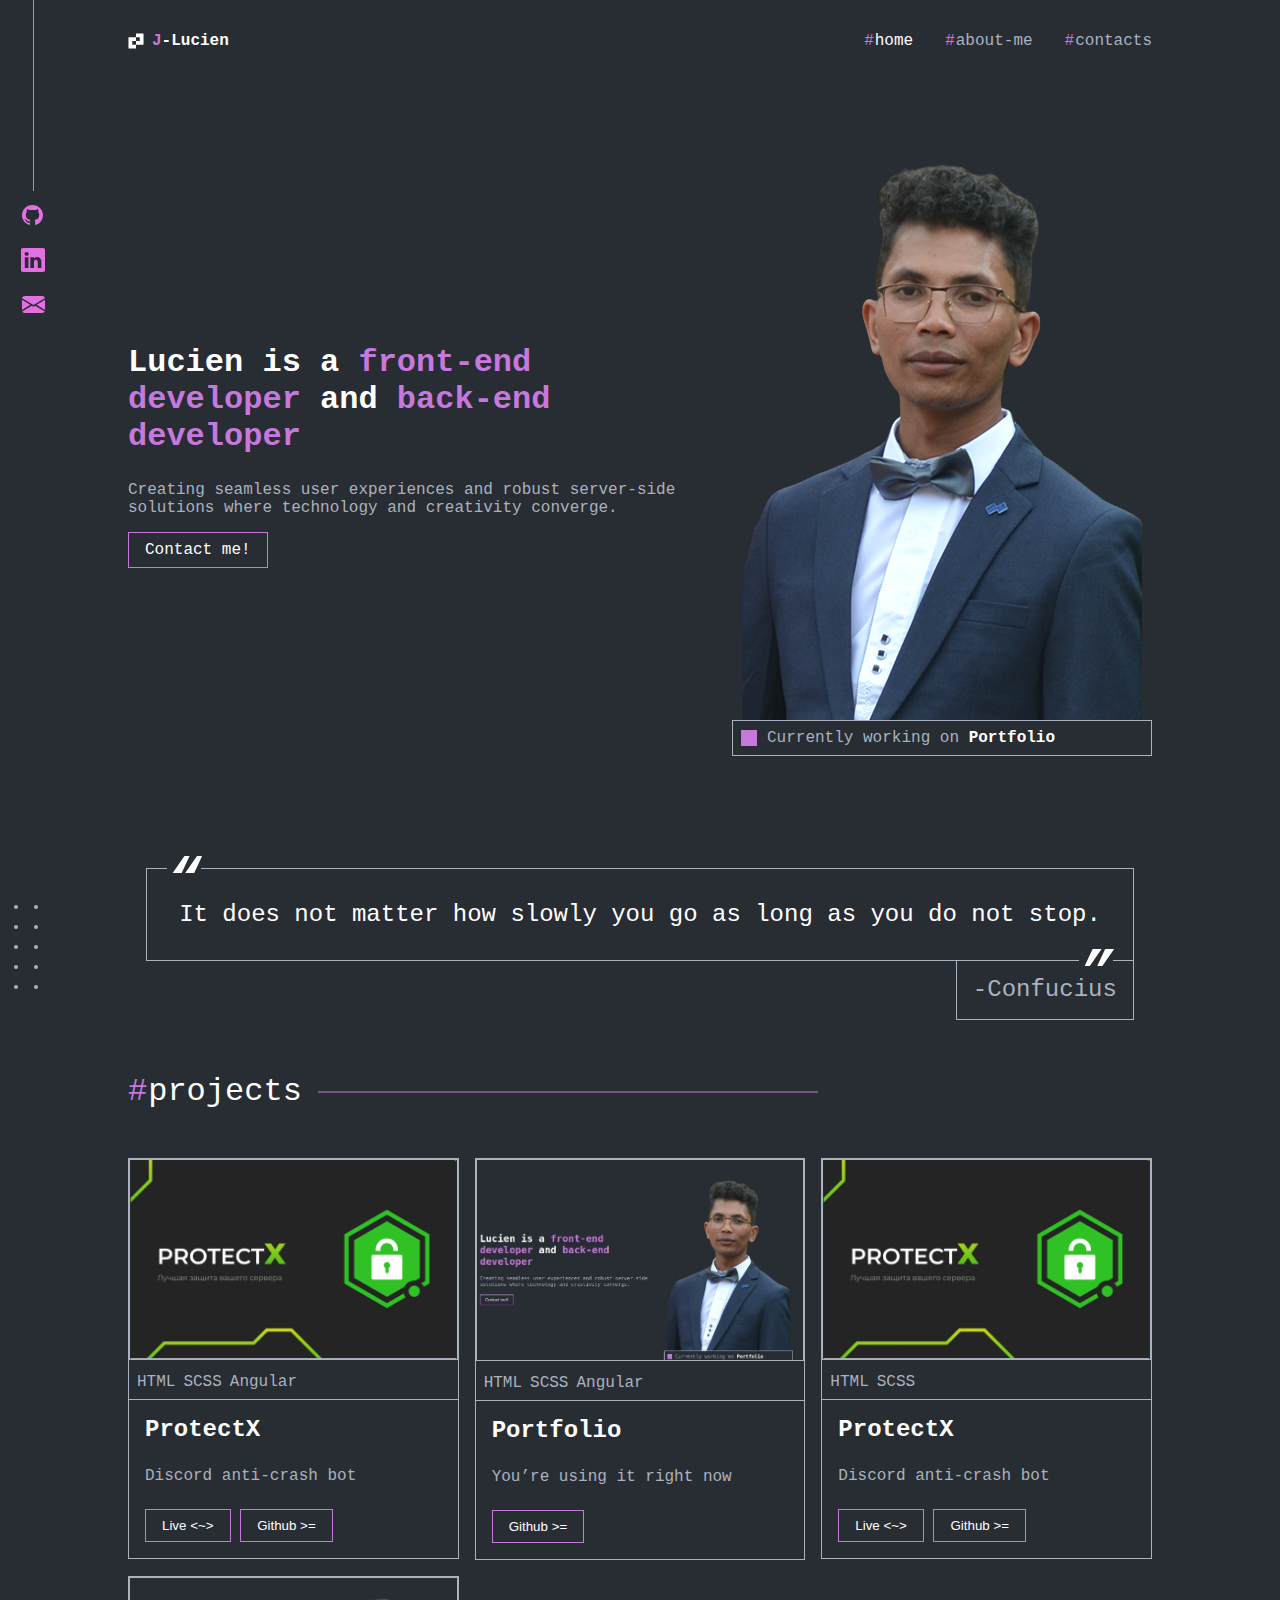
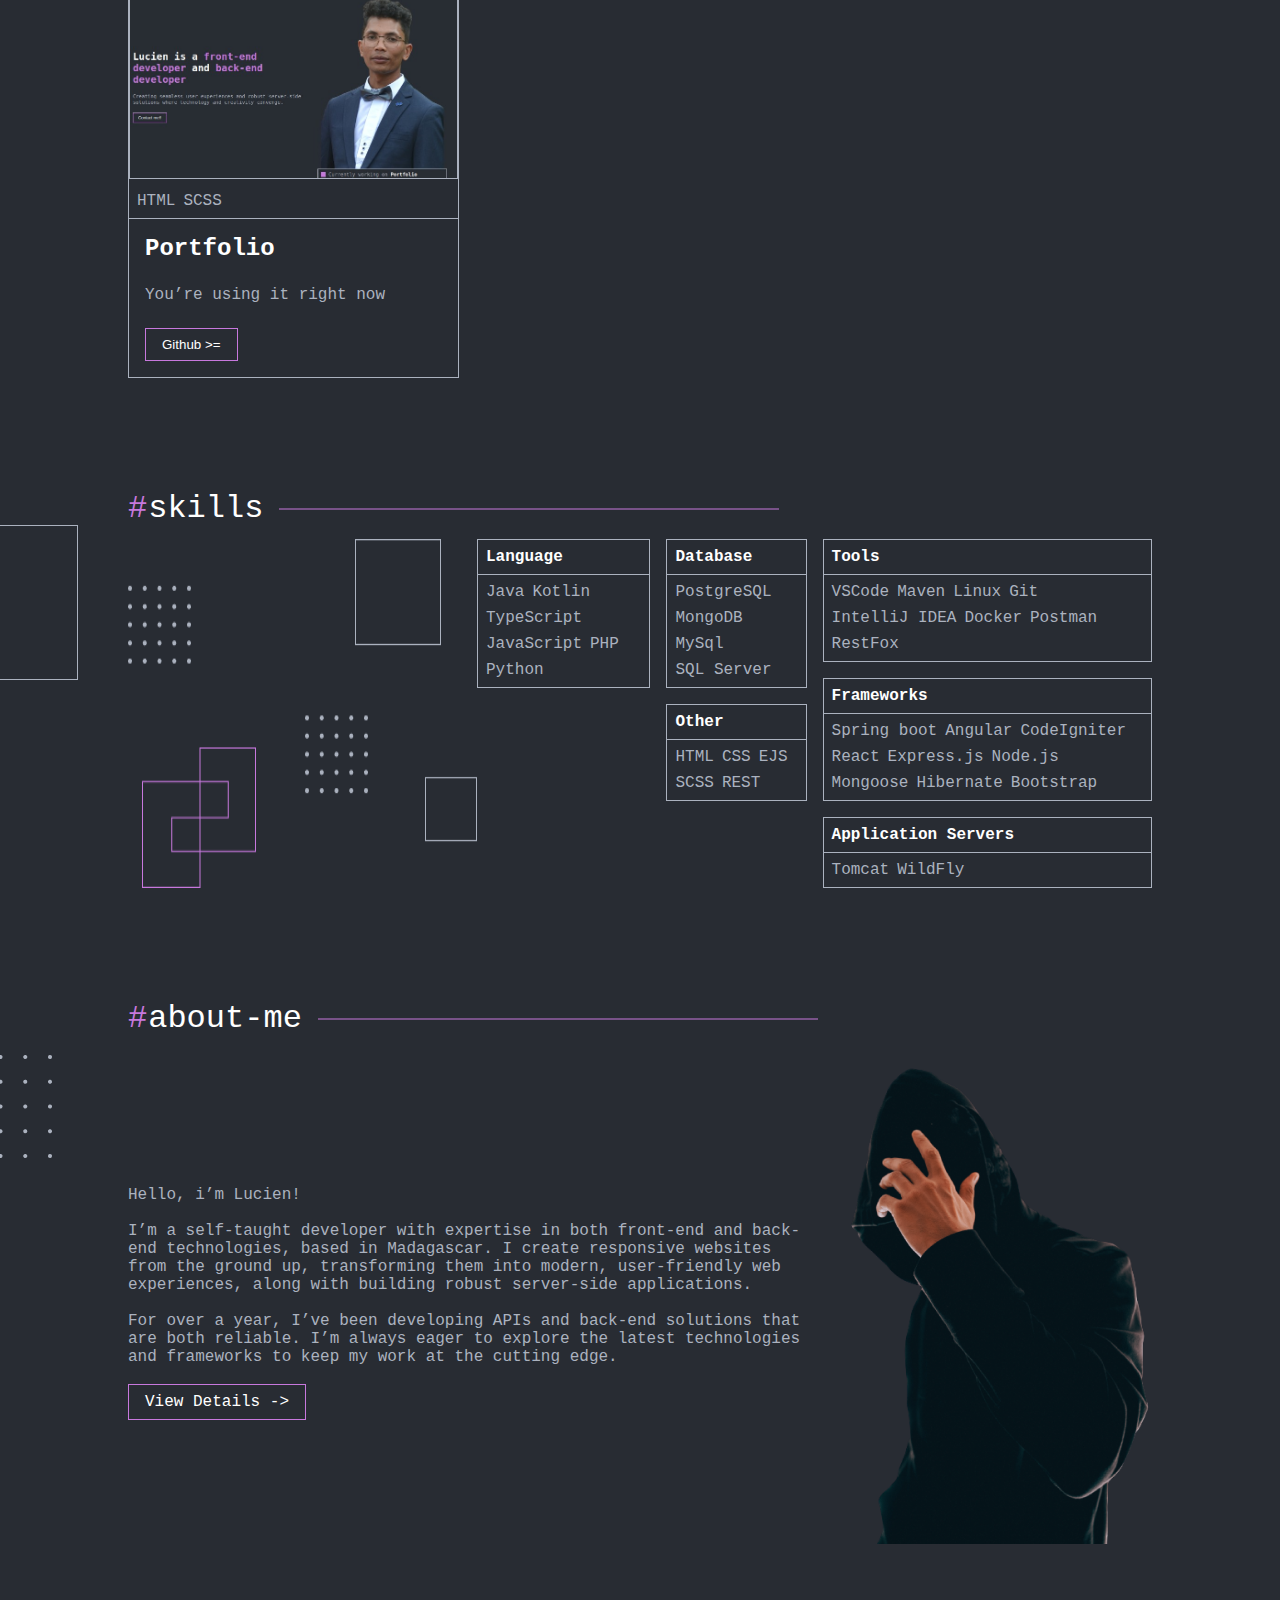
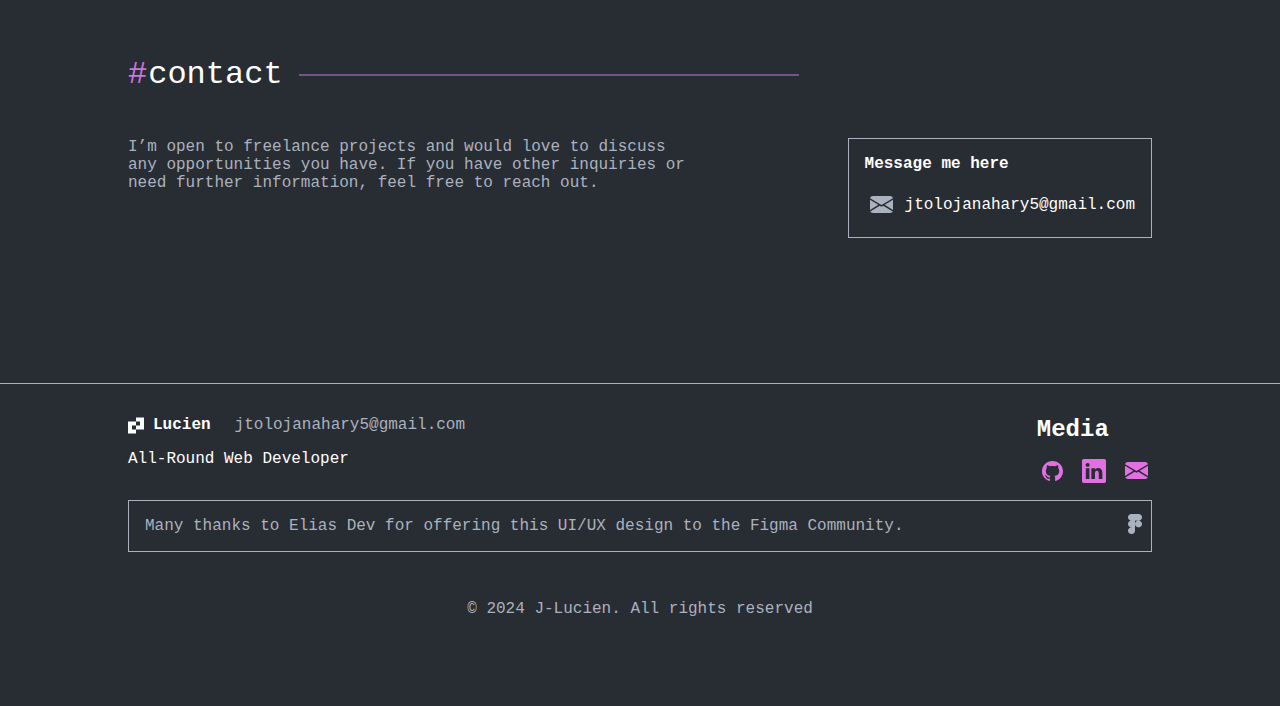
<file: index.html>
<!DOCTYPE html>
<html lang="en">

<head>
    <meta charset="UTF-8">
    <meta name="viewport" content="width=device-width, initial-scale=1.0">
    <title>Portfolio</title>
    <link rel="stylesheet" href="global.css" />
    <link rel="stylesheet" href="theme.css" />
    <link rel="stylesheet" href="style.css" />
</head>
</head>

<body>
    <header>
        <nav class="navbar">
            <div class="logo-wrapper">
                <img src="assets/Logo.svg" alt="website logo" class="logo-img" />
                <h1 class="logo"><span>J</span>-Lucien</h1>
            </div>
            <ul class="nav-list">
                <li class="nav-item"><a href="index.html" class="nav-link">home</a></li>
                <li class="nav-item"><a href="about-me.html" class="nav-link">about-me</a></li>
                <li class="nav-item"><a href="contacts.html" class="nav-link">contacts</a></li>
            </ul>
            <img src="assets/burger-icon.svg" alt="Navbar Burger Icon" class="burger-icon">
        </nav>
    </header>
    <div class="social-links">
        <div class="social-links-line"></div>
        <ul>
            <li><a href="https://github.com/J-Lucien/"><img src="assets/Github.svg" alt="Github Icon" /></a></li>
            <li><a href="https://www.linkedin.com/in/jean-lucien-tolojanahary-92749b272/"><img src="assets/Linkedin.svg"
                        alt="Linkedin Icon" /></a></li>
            <li><a href="mailto:jtolojanahary5@gmail.com"><img src="assets/Email.svg" alt="Email Icon" /></a></li>
        </ul>
    </div>

    <div class="project-left-image">
        <img src="assets/project-left-image.svg" alt="">
    </div>

    <div class="about-left-image">
        <img src="assets/about-me-left-image.svg" alt="">
    </div>

    <div class="contact-left-image">
        <img src="assets/contact-left-image.png" alt="">
    </div>
    <main>
        <div class="main-container">
            <section class="hero">
                <div class="hero-content">
                    <h2>Lucien is a <span>front-end developer</span> and <span>back-end developer</span></h2>
                    <p>Creating seamless user experiences and robust server-side solutions where technology and
                        creativity converge.</p>
                    <!-- <button class="contact-button">Contact me!!</button> -->
                     <a href="contacts.html">Contact me!</a>
                </div>
                <div class="hero-img">
                    <img src="assets/Lucien-3.png"
                        alt="Photo of Lucien, a Skilled Web Developer with Front-End and Back-End Expertise" />
                    <div class="portfolio-note-wrapper">
                        <div class="purple-square"></div>
                        <p class="portfolio-note">Currently working on <span>Portfolio</span></p>
                    </div>
                </div>
            </section>
            <section class="quote">
                <blockquote>It does not matter how slowly you go as long as you do not stop.</blockquote>
                <figcaption>-Confucius</figcaption>
            </section>

            <section class="projects">
                <div class="section-header">
                    <h2>projects</h2>
                    <!-- <a class="projects-link" href="projects.html">view all ~~></a> -->
                </div>
                <div class="project-cards">
                   
                    <div class="project-card">
                        <img src="assets/protectx.png" />
                        <ul>
                            <li>HTML</li>
                            <li>SCSS</li>
                            <li>Angular</li>
                        </ul>
                        <div class="project-info">
                            <h3>ProtectX</h3>
                            <p>Discord anti-crash bot </p>
                            <div class="project-links">
                                <button><a href="#">Live <~></a></button>
                                <button><a href="#">Github >=</a></button>
                            </div>
                        </div>
                    </div>
                    <div class="project-card">
                        <img src="assets/lucien-portfolio.jpg" height="202px" />
                        <ul>
                            <li>HTML</li>
                            <li>SCSS</li>
                            <li>Angular</li>
                        </ul>
                        <div class="project-info">
                            <h3>Portfolio</h3>
                            <p>You’re using it right now</p>
                            <div class="project-links">
                                <button><a href="#">Github >=</a></button>
                            </div>
                        </div>
                    </div>
                    <div class="project-card">
                        <img src="assets/protectx.png" />
                        <ul>
                            <li>HTML</li>
                            <li>SCSS</li>
                        </ul>
                        <div class="project-info">
                            <h3>ProtectX</h3>
                            <p>Discord anti-crash bot </p>
                            <div class="project-links">
                                <button><a href="#">Live <~></a></button>
                                <button><a href="#">Github >=</a></button>
                            </div>
                        </div>
                    </div>
                    <div class="project-card">
                        <img src="assets/lucien-portfolio.jpg" height="202px" />
                        <ul>
                            <li>HTML</li>
                            <li>SCSS</li>
                        </ul>
                        <div class="project-info">
                            <h3>Portfolio</h3>
                            <p>You’re using it right now</p>
                            <div class="project-links">
                                <button><a href="#">Github >=</a></button>
                            </div>
                        </div>
                    </div>
                </div>
            </section>
            <section class="skills">
                <div class="section-header">
                    <h2>skills</h2>
                </div>
                <div class="skills-content">
                    <img src="assets/skills.png" alt="Skills" />
                    <div class="skills-card">
                        <div class="skills-group">
                            <div class="skills-category">
                                <h4>Language</h4>
                                <ul>
                                    <li>Java</li>
                                    <li>Kotlin</li>
                                    <li>TypeScript</li>
                                    <li>JavaScript</li>
                                    <li>PHP</li>
                                    <li>Python</li>
                                </ul>
                            </div>
                        </div>
                        <div class="skills-group">
                            <div class="skills-category">
                                <h4>Database</h4>
                                <ul>
                                    <li>PostgreSQL</li>
                                    <li>MongoDB</li>
                                    <li>MySql</li>
                                    <li>SQL Server</li>
                                </ul>
                            </div>
                            <div class="skills-category">
                                <h4>Other</h4>
                                <ul>
                                    <li>HTML</li>
                                    <li>CSS</li>
                                    <li>EJS</li>
                                    <li>SCSS</li>
                                    <li>REST</li>
                                </ul>
                            </div>
                        </div>
                        <div class="skills-group">
                            <div class="skills-category">
                                <h4>Tools</h4>
                                <ul>
                                    <li>VSCode</li>
                                    <li>Maven</li>
                                    <li>Linux</li>
                                    <li>Git</li>
                                    <li>IntelliJ IDEA</li>
                                    <li>Docker</li> 
                                    <li>Postman</li>
                                    <li>RestFox</li>
                                </ul>
                            </div>
                            <div class="skills-category">
                                <h4>Frameworks</h4>
                                <ul>
                                    <LI>Spring boot</LI>
                                    <LI>Angular</LI>
                                    <LI>CodeIgniter</LI>
                                    <li>React</li>
                                    <li>Express.js</li>
                                    <li>Node.js</li>
                                    <li>Mongoose</li>
                                    <li>Hibernate</li>
                                    <li>Bootstrap</li>
                                </ul>
                            </div>
                            <div class="skills-category">
                                <h4>Application Servers</h4>
                                <ul>
                                    <li>Tomcat</li>
                                    <li>WildFly</li>
                                </ul>
                            </div>
                        </div>
                    </div>
                </div>
            </section>

            <section class="about">
                <div class="section-header">
                    <h2>about-me</h2>
                </div>
                <div class="about-content">
                    <div class="about-text">
                        <p>Hello, i’m Lucien!
                            <br>
                            <br>
                            I’m a self-taught developer with expertise in both front-end and back-end technologies,
                            based in Madagascar. I create responsive websites from the ground up, transforming them into
                            modern, user-friendly web experiences, along with building robust server-side applications.
                            <br>
                            <br>
                            For over a year, I’ve been developing APIs and back-end solutions that are both reliable.
                            I’m always eager to explore the latest technologies and frameworks to keep my work at the
                            cutting edge.
                        </p>
                        <a href="about-me.html">View Details -></a>
                    </div>
                    <img src="assets/Image.png" alt="About me photo" />
                </div>
            </section>

            <section class="contacts">
                <div class="section-header">
                    <h2>contact</h2>
                </div>
                <div class="contacts-content">
                    <p>I’m open to freelance projects and would love to discuss any opportunities you have. If you have other inquiries or need further information, feel free to reach out.</p>
                    <div class="contacts-card">
                        <h4>Message me here</h4>
                        <!-- <div class="contact">
                            <img src="assets/Discord.svg" alt="Discord Icon">
                            <span>!Elias#3519</span>
                        </div> -->
                        <div class="contact">
                            <a href="mailto:jtolojanahary5@gmail.com">
                                <img src="assets/Email.svg" alt="Discord Icon">
                                <span>jtolojanahary5@gmail.com</span>
                            </a>
                        </div>
                    </div>
                </div>
            </section>
        </div>
    </main>

    <footer>
        <div class="footer-container">
            <div class="footer-content">
                <div class="footer-info">
                    <div class="footer-log-wrapper">
                        <div class="footer-log">
                            <img src="assets/Logo.svg" alt="Website logo" class="logo-img">
                            <h4>Lucien</h4>
                        </div>
                        <a href="mailto:jtolojanahary5@gmail.com">jtolojanahary5@gmail.com</a>
                    </div>
                    <p>All-Round Web Developer</p>
                </div>
                <div class="footer-media">
                    <h3>Media</h3>
                    <a href="https://github.com/J-Lucien/"><img src="assets/Github.svg" alt="Github Icon" /></a>
                    <a href="https://www.linkedin.com/in/jean-lucien-tolojanahary-92749b272/"><img
                            src="assets/Linkedin.svg" alt="Linkedin Icon" /></a>
                    <a href="mailto:jtolojanahary5@gmail.com"><img src="assets/Email.svg" alt="Email Icon" /></a>
                </div>
            </div>
            <div class="figma">
                <p>Many thanks to Elias Dev for offering this UI/UX design to the Figma Community.</p>
                <a
                    href="https://www.figma.com/design/BbesAqjnwgmSF1rwAqZLj8/Portfolio-(Community)?node-id=0-1&t=CaOmo2Pz6MImGaoT-0"><img
                        src="assets/Figma.png" alt="Figma Icon" /></a>
            </div>
            <p class="copyright">© 2024 J-Lucien. All rights reserved</p>
        </div>
    </footer>
</body>

</html>
</file>
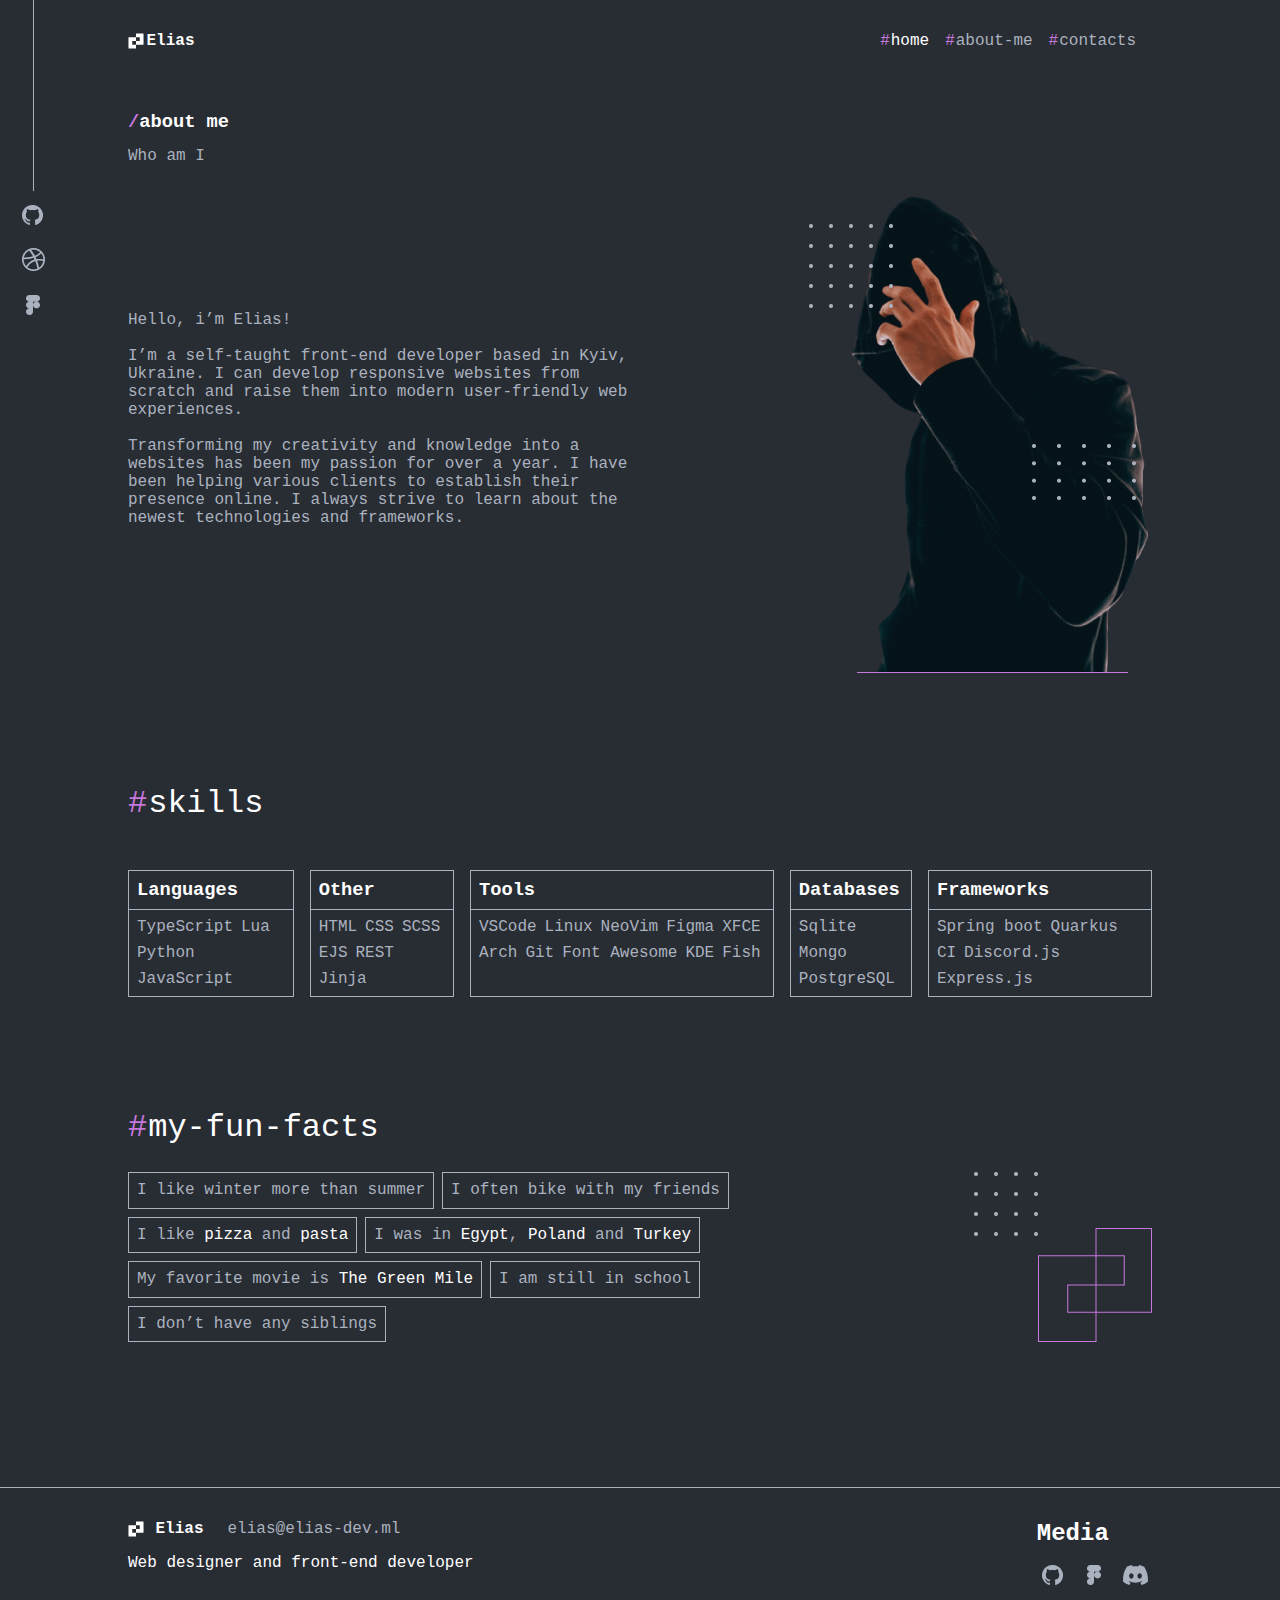
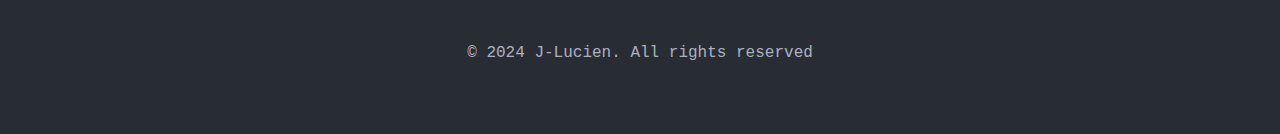
<file: about-me.html>
<!DOCTYPE html>
<html lang="en">
<head>
    <meta charset="UTF-8">
    <meta name="viewport" content="width=device-width, initial-scale=1.0">
    <title>Portfolio</title>
    <link rel="stylesheet" href="global.css" />
    <link rel="stylesheet" href="theme.css" />
    <link rel="stylesheet" href="about-me.css" />
</head>
</head>
<body>
    <header>
        <nav class="navbar">
            <div class="logo-wrapper">
                <img src="assets/Logo.svg" alt="website logo" class="logo-img" />
                <h1 class="logo" >Elias</h1>
            </div>
            <ul class="nav-list">
                <li class="nav-item"><a href="index.html" class="nav-link">home</a></li
                <li class="nav-item"><a href="about-me.html" class="nav-link">about-me</a></li>
                <li class="nav-item"><a href="contacts.html" class="nav-link">contacts</a></li>
            </ul>
            <img src="assets/burger-icon.svg" alt="Navbar Burger Icon" class="burger-icon">
        </nav>
    </header>
    <div class="social-links">
        <div class="social-links-line"></div>
        <ul>
            <li><a href="#"><img src="assets/Github.png" alt="Github Icon" /></a></li>
            <li><a href="#"><img src="assets/Dribble.png" alt="Website Icon" /></a></li>
            <li><a href="#"><img src="assets/Figma.png" alt="Figma Icon" /></a></li>
        </ul>
    </div>

    <main>
        <div class="main-container">
            <section class="about-me-title">
                <h3>about me</h3>
                <p>Who am I</p>
                <div class="about-me">
                    <p>Hello, i’m Elias!
                        <br><br>
                        I’m a self-taught front-end developer based in Kyiv, Ukraine. I can develop responsive websites from scratch and raise them into modern user-friendly web experiences. 
                        <br><br>
                        Transforming my creativity and knowledge into a websites has been my passion for over a year. I have been helping various clients to establish their presence online. I always strive to learn about the newest technologies and frameworks.</p>
                    <img src="assets/elias-photo.png" alt="Elias photo" >
                </div>
            </section>

            <section class="skills">
                <div class="section-header">
                    <h2>skills</h2>
                </div>
                <div class="skills-container">
                    <div class="skills-card">
                        <h3>Languages</h3>
                        <ul>
                            <li>TypeScript</li>
                            <li>Lua</li>
                            <li>Python</li>
                            <li>JavaScript</li>
                        </ul>
                    </div>
                    <div class="skills-card">
                        <h3>Other</h3>
                        <ul>
                            <li>HTML</li>
                            <li>CSS</li>
                            <li>SCSS</li>
                            <li>EJS</li>
                            <li>REST</li>
                            <li>Jinja</li>
                        </ul>
                    </div>
                    <div class="skills-card">
                        <h3>Tools</h3>
                        <ul>
                            <li>VSCode</li>
                            <li>Linux</li>
                            <li>NeoVim</li>
                            <li>Figma</li>
                            <li>XFCE</li>
                            <li>Arch</li>
                            <li>Git</li>
                            <li>Font Awesome</li>
                            <li>KDE</li>
                            <li>Fish</li>
                        </ul>
                    </div>
                    <div class="skills-card">
                        <h3>Databases</h3>
                        <ul>
                            <li>Sqlite</li>
                            <li>Mongo</li>
                            <li>PostgreSQL</li>
                        </ul>
                    </div>
                    <div class="skills-card">
                        <h3>Frameworks</h3>
                        <ul>
                            <li>Spring boot</li>
                            <li>Quarkus</li>
                            <li>CI</li>
                            <li>Discord.js</li>
                            <li>Express.js</li>
                        </ul>
                    </div>
                </div>
            </section>

           <section class="my-fun">
            <div class="section-header">
                <h2>my-fun-facts</h2>
            </div>
            <div class="my-fun-container">
                <div class="my-fun-content">
                    <p>I like winter more than summer</p>
                    <p>I often bike with my friends</p>
                    <p>I like <span>pizza</span> and <span>pasta</span></p>
                    <p>I was in <span>Egypt</span>, <span>Poland</span> and <span>Turkey</span></p>
                    <p>My favorite movie is <span>The Green Mile</span></p>
                    <p>I am still in school</p>
                    <p>I don’t have any siblings</p>
                </div>
                <img src="assets/fun-icon.png" alt="Icon" >
            </div>
           </section>
            
        </div>
    </main>

    <footer>
        <div class="footer-container">
            <div class="footer-content">
                <div class="footer-info">
                    <div class="footer-log-wrapper">
                        <div class="footer-log">
                            <img src="assets/Logo.svg" alt="Website logo" class="logo-img">
                            <h4>Elias</h4>
                        </div>
                        <a href="mailto:elias@elias-dev.ml">elias@elias-dev.ml</a>
                    </div>
                    <p>Web designer and front-end developer</p>
                </div>
                <div class="footer-media">
                    <h3>Media</h3>
                    <a href="#" ><img src="assets/Github.png" alt="Github Icon" ></a>
                    <a href="#" ><img src="assets/Figma.png" alt="Figma Icon" ></a>
                    <a href="#" ><img src="assets/Discord.svg" alt="Discord Icon" ></a>
                </div>
            </div>
            <p class="copyright">© 2024 J-Lucien. All rights reserved</p>
        </div>
    </footer>
</body>
</html>
</file>
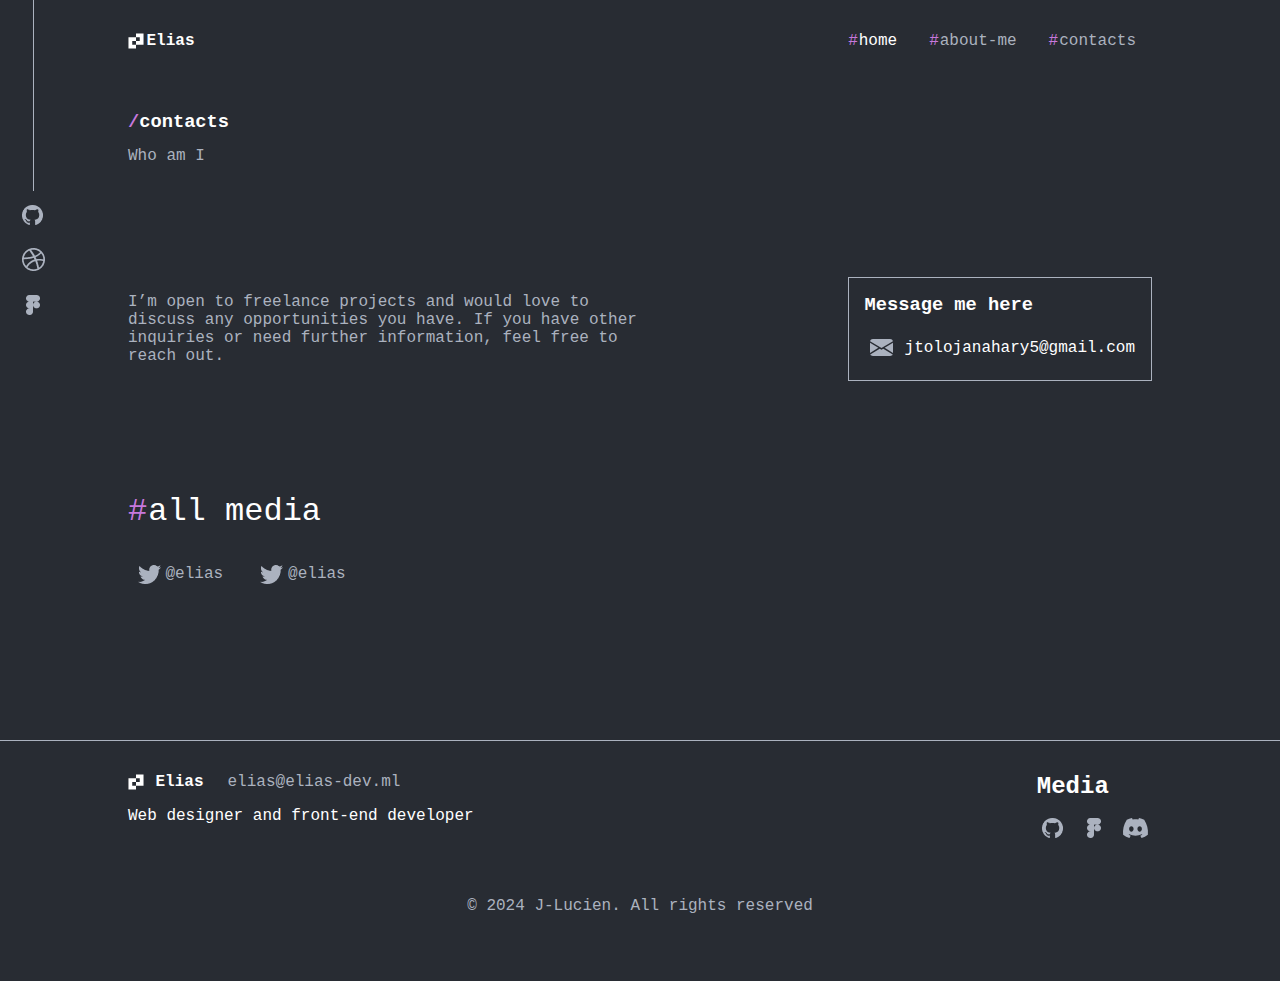
<file: contacts.html>
<!DOCTYPE html>
<html lang="en">
<head>
    <meta charset="UTF-8">
    <meta name="viewport" content="width=device-width, initial-scale=1.0">
    <title>Portfolio</title>
    <link rel="stylesheet" href="global.css" />
    <link rel="stylesheet" href="theme.css" />
    <link rel="stylesheet" href="contacts.css" />
</head>
</head>
<body>
    <header>
        <nav class="navbar">
            <div class="logo-wrapper">
                <img src="assets/Logo.svg" alt="website logo" class="logo-img" />
            <h1 class="logo" >Elias</h1>
            </div>
            <ul class="nav-list">
                <li class="nav-item"><a href="index.html" class="nav-link">home</a></li>
                <li class="nav-item"><a href="about-me.html" class="nav-link">about-me</a></li>
                <li class="nav-item"><a href="contacts.html" class="nav-link">contacts</a></li>
            </ul>
            <img src="assets/burger-icon.svg" alt="Navbar Burger Icon" class="burger-icon">
        </nav>
    </header>
    <div class="social-links">
        <div class="social-links-line"></div>
        <ul>
            <li><a href="#"><img src="assets/Github.png" alt="Github Icon" /></a></li>
            <li><a href="#"><img src="assets/Dribble.png" alt="Website Icon" /></a></li>
            <li><a href="#"><img src="assets/Figma.png" alt="Figma Icon" /></a></li>
        </ul>
    </div>

    <main>
        <div class="main-container">
            <section class="contacts-title">
                <h3>contacts</h3>
                <p>Who am I</p>
                
            </section>

            <section class="contacts">
                <div>
                    <p>I’m open to freelance projects and would love to discuss any opportunities you have. If you have other inquiries or need further information, feel free to reach out.</p>
                </div>
                <div class="contact-container">
                    <div class="contact-cards">
                        <h3>Message me here</h3>
                        <div class="contact-wrapper">
                            <div class="contact-info">
                                <a href="mailto:jtolojanahary5@gmail.com">
                                    <img src="assets/Email.svg" alt="Discord Icon">
                                    <span>jtolojanahary5@gmail.com</span>
                                </a>
                            </div>
                        </div>
                    </div>
                </div>
            </section>

           <section class="all-media">
            <div class="section-header">
                <h2>all media</h2>
            </div>
           <div class="media-container">
            <div class="media-cards">
                <img src="assets/Twitter.png" alt="" srcset="">
                <p>@elias</p>
            </div>
            <div class="media-cards">
                <img src="assets/Twitter.png" alt="" srcset="">
                <p>@elias</p>
            </div>
           </div>
           </section>
            
        </div>
    </main>

    <footer>
        <div class="footer-container">
            <div class="footer-content">
                <div class="footer-info">
                    <div class="footer-log-wrapper">
                        <div class="footer-log">
                            <img src="assets/Logo.svg" alt="Website logo" class="logo-img">
                            <h4>Elias</h4>
                        </div>
                        <a href="mailto:elias@elias-dev.ml">elias@elias-dev.ml</a>
                    </div>
                    <p>Web designer and front-end developer</p>
                </div>
                <div class="footer-media">
                    <h3>Media</h3>
                    <a href="#" ><img src="assets/Github.png" alt="Github Icon" ></a>
                    <a href="#" ><img src="assets/Figma.png" alt="Figma Icon" ></a>
                    <a href="#" ><img src="assets/Discord.svg" alt="Discord Icon" ></a>
                </div>
            </div>
            <p class="copyright">© 2024 J-Lucien. All rights reserved</p>
        </div>
    </footer>
</body>
</html>
</file>
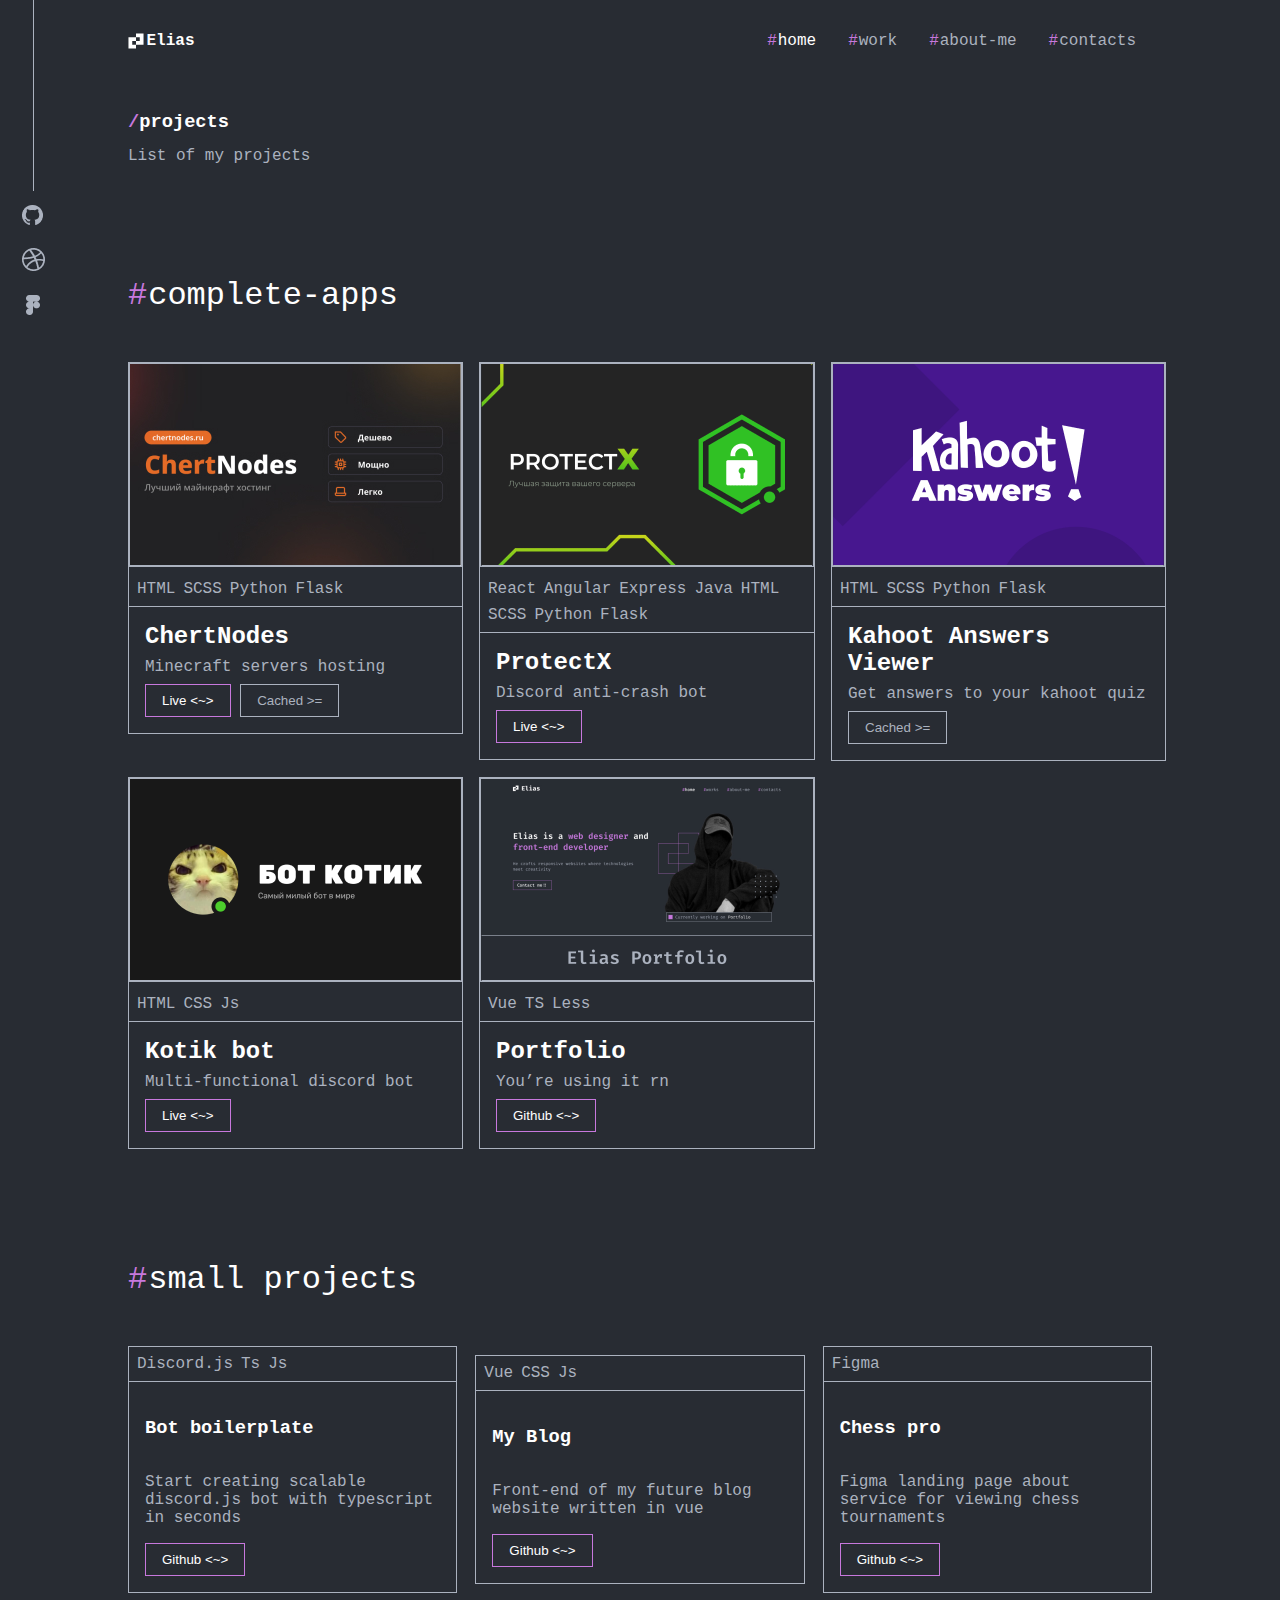
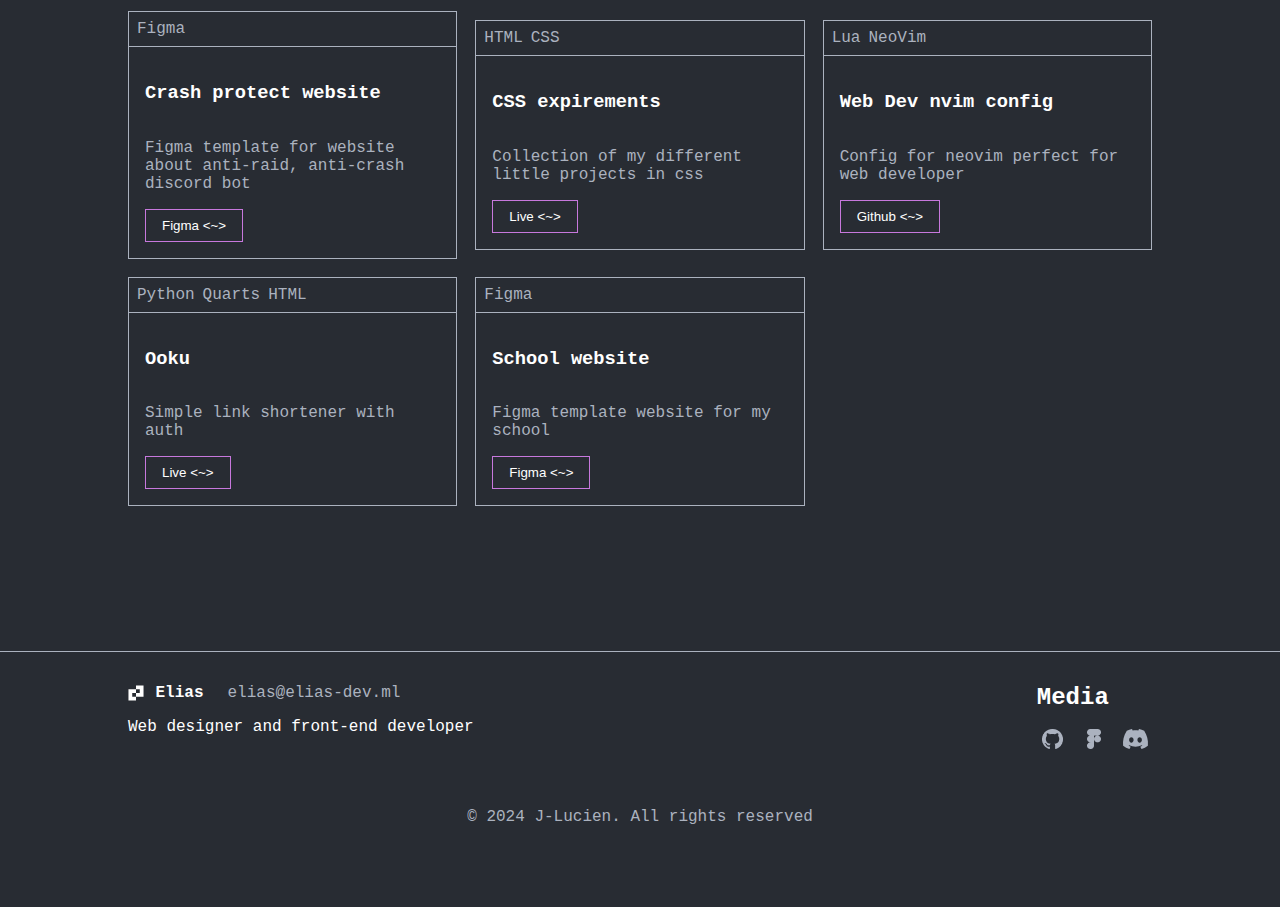
<file: projects.html>
<!DOCTYPE html>
<html lang="en">
<head>
    <meta charset="UTF-8">
    <meta name="viewport" content="width=device-width, initial-scale=1.0">
    <title>Portfolio</title>
    <link rel="stylesheet" href="global.css" />
    <link rel="stylesheet" href="theme.css" />
    <link rel="stylesheet" href="projects.css" />
</head>
</head>
<body>
    <header>
        <nav class="navbar">
            <div class="logo-wrapper">
                <img src="assets/Logo.svg" alt="website logo" class="logo-img" />
            <h1 class="logo" >Elias</h1>
            </div>
            <ul class="nav-list">
                <li class="nav-item"><a href="index.html" class="nav-link">home</a></li>
                <li class="nav-item"><a href="work.html" class="nav-link">work</a></li>
                <li class="nav-item"><a href="about-me.html" class="nav-link">about-me</a></li>
                <li class="nav-item"><a href="contacts.html" class="nav-link">contacts</a></li>
            </ul>
        </nav>
    </header>
    <div class="social-links">
        <div class="social-links-line"></div>
        <ul>
            <li><a href="#"><img src="assets/Github.png" alt="Github Icon" /></a></li>
            <li><a href="#"><img src="assets/Dribble.png" alt="Website Icon" /></a></li>
            <li><a href="#"><img src="assets/Figma.png" alt="Figma Icon" /></a></li>
        </ul>
    </div>

    <main>
        <div class="main-container">
            <section class="projects-title">
                <h3>projects</h3>
                <p>List of my projects</p>
            </section>
            <section class="projects">
                <div class="section-header">
                    <h2>complete-apps</h2>
                </div>
                <div class="project-cards">
                    <div class="project-card">
                        <img src="assets/chertnodes.jpg" />
                        <ul>
                            <li>HTML</li>
                            <li>SCSS</li>
                            <li>Python</li>
                            <li>Flask</li>
                        </ul>
                        <div class="project-info">
                            <h3>ChertNodes</h3>
                            <p>Minecraft servers hosting </p>
                            <div class="project-links">
                                <button><a href="#">Live <~></a></button>
                                <button class="cached-button" ><a href="#">Cached >=</a></button>
                            </div>
                        </div>
                    </div>
                    <div class="project-card">
                        <img src="assets/protectx.png" />
                        <ul>
                            <li>React</li>
                            <li>Angular</li>
                            <li>Express</li>
                            <li>Java</li>
                            <li>HTML</li>
                            <li>SCSS</li>
                            <li>Python</li>
                            <li>Flask</li>
                        </ul>
                        <div class="project-info">
                            <h3>ProtectX</h3>
                            <p>Discord anti-crash bot </p>
                            <div class="project-links">
                                <button><a href="#">Live <~></a></button>
                            </div>
                        </div>
                    </div>
                    <div class="project-card">
                        <img src="assets/kahoot.png" />
                        <ul>
                            <li>HTML</li>
                            <li>SCSS</li>
                            <li>Python</li>
                            <li>Flask</li>
                        </ul>
                        <div class="project-info">
                            <h3>Kahoot Answers Viewer</h3>
                            <p>Get answers to your kahoot quiz</p>
                            <div class="project-links">
                                <button class="cached-button"><a href="#">Cached >=</a></button>
                            </div>
                        </div>
                    </div>
                    <div class="project-card">
                        <img src="assets/kotik-bot.png" />
                        <ul>
                            <li>HTML</li>
                            <li>CSS</li>
                            <li>Js</li>
                        </ul>
                        <div class="project-info">
                            <h3>Kotik bot</h3>
                            <p>Multi-functional discord bot</p>
                            <div class="project-links">
                                <button><a href="#">Live <~></a></button>
                            </div>
                        </div>
                    </div>
                    <div class="project-card">
                        <img src="assets/elias-portfolio.png" />
                        <ul>
                            <li>Vue</li>
                            <li>TS</li>
                            <li>Less</li>
                        </ul>
                        <div class="project-info">
                            <h3>Portfolio</h3>
                            <p>You’re using it rn</p>
                            <div class="project-links">
                                <button><a href="#">Github <~></a></button>
                            </div>
                        </div>
                    </div>
                   
                </div>
            </section>

            <section class="small-projects">
                <div class="section-header">
                    <h2>small projects</h2>
                </div>
                <div class="small-projects-container">
                    <div class="small-project-cards">
                        <ul>
                            <li>Discord.js</li>
                            <li>Ts</li>
                            <li>Js</li>
                        </ul>
                        <div class="small-project-card">
                            <h3>Bot boilerplate</h3>
                            <p>Start creating scalable discord.js bot with typescript in seconds</p>
                            <button><a href="#">Github <~></a></button>
                        </div>
                    </div>
                    <div class="small-project-cards">
                        <ul>
                            <li>Vue</li>
                            <li>CSS</li>
                            <li>Js</li>
                        </ul>
                        <div class="small-project-card">
                            <h3>My Blog</h3>
                            <p>Front-end of my future blog website written in vue</p>
                            <button><a href="#">Github <~></a></button>
                        </div>
                    </div>
                    <div class="small-project-cards">
                        <ul>
                            <li>Figma</li>
                        </ul>
                        <div class="small-project-card">
                            <h3>Chess pro</h3>
                            <p>Figma landing page about service for viewing chess tournaments</p>
                            <button><a href="#">Github <~></a></button>
                        </div>
                    </div>
                    <div class="small-project-cards">
                        <ul>
                            <li>Figma</li>
                        </ul>
                        <div class="small-project-card">
                            <h3>Crash protect website</h3>
                            <p>Figma template for website about anti-raid, anti-crash discord bot</p>
                            <button><a href="#">Figma <~></a></button>
                        </div>
                    </div>

                    <div class="small-project-cards">
                        <ul>
                            <li>HTML</li>
                            <li>CSS</li>
                        </ul>
                        <div class="small-project-card">
                            <h3>CSS expirements</h3>
                            <p>Collection of my different little projects in css</p>
                            <button><a href="#">Live <~></a></button>
                        </div>
                    </div>
                    <div class="small-project-cards">
                        <ul>
                            <li>Lua</li>
                            <li>NeoVim</li>
                        </ul>
                        <div class="small-project-card">
                            <h3>Web Dev nvim config</h3>
                            <p>Config for neovim perfect for web developer</p>
                            <button><a href="#">Github <~></a></button>
                        </div>
                    </div>
                    <div class="small-project-cards">
                        <ul>
                            <li>Python</li>
                            <li>Quarts</li>
                            <li>HTML</li>
                        </ul>
                        <div class="small-project-card">
                            <h3>Ooku</h3>
                            <p>Simple link shortener with auth</p>
                            <button><a href="#">Live <~></a></button>
                        </div>
                    </div>
                    <div class="small-project-cards">
                        <ul>
                            <li>Figma</li>
                        </ul>
                        <div class="small-project-card">
                            <h3>School website</h3>
                            <p>Figma template website for my school</p>
                            <button><a href="#">Figma <~></a></button>
                        </div>
                    </div>
                   
                </div>
            </section>
            
        </div>
    </main>

    <footer>
        <div class="footer-container">
            <div class="footer-content">
                <div class="footer-info">
                    <div class="footer-log-wrapper">
                        <div class="footer-log">
                            <img src="assets/Logo.svg" alt="Website logo" class="logo-img">
                            <h4>Elias</h4>
                        </div>
                        <a href="mailto:elias@elias-dev.ml">elias@elias-dev.ml</a>
                    </div>
                    <p>Web designer and front-end developer</p>
                </div>
                <div class="footer-media">
                    <h3>Media</h3>
                    <a href="#" ><img src="assets/Github.png" alt="Github Icon" ></a>
                    <a href="#" ><img src="assets/Figma.png" alt="Figma Icon" ></a>
                    <a href="#" ><img src="assets/Discord.svg" alt="Discord Icon" ></a>
                </div>
            </div>
            <p class="copyright">© 2024 J-Lucien. All rights reserved</p>
        </div>
    </footer>
</body>
</html>
</file>
<file: global.css>
body{
    font-family: 'Fire code', monospace;
    margin: 0;
    background-color: var(--background-color);
}

h1, h2, h3, h4, h5, h6{
    color: var(--white);
}

p {
    color: var(--gray);
}

h2{
    font-size: 32px;
}

ul{
    list-style: none;
}

button{
    background-color: transparent;
    color: var(--white);
    border: 1px solid var(--primary);
    padding: 8px 16px;
    cursor: pointer;
    transition: background-color 0.5s ease;
}

button:hover{
    background-color: var(--primary);
}

a{
    text-decoration: none;
    color: var(--white);
}
</file>
<file: theme.css>
:root{
    --primary: #C778DD;
    --gray: #ABB2BF;
    --background-color: #282C33;
    --white: #FFFFFF;
}
</file>
<file: style.css>
@charset "UTF-8";
header {
  margin-top: 32px;
  margin-bottom: 8px;
}
header .navbar {
  display: flex;
  justify-content: space-between;
  align-items: center;
  max-width: 1024px;
  margin: 0 auto;
}
header .navbar .logo-wrapper {
  display: flex;
  align-items: center;
}
header .navbar .logo-wrapper .logo-img {
  width: 16px;
  height: 16px;
  margin-right: 8px;
}
header .navbar .logo-wrapper .logo {
  margin: 0;
  font-size: 16px;
}
header .navbar .logo-wrapper .logo span {
  color: var(--primary);
}
header .navbar .nav-list {
  list-style: none;
  margin: 0;
  padding: 0;
  display: flex;
  gap: 32px;
}
header .navbar .nav-list .nav-link {
  text-decoration: none;
  color: var(--gray);
}
header .navbar .nav-list .nav-link[href="index.html"] {
  color: var(--white);
}
header .navbar .nav-list .nav-link::before {
  content: "#";
  color: var(--primary);
  margin-right: 1px;
}
header .navbar .burger-icon {
  display: none;
}

main .main-container {
  max-width: 1024px;
  margin: 0 auto;
  display: flex;
  flex-direction: column;
  gap: 112px;
  /* Quote section */
}
main .main-container .hero {
  display: flex;
  justify-content: space-around;
  align-items: center;
  gap: 18px;
  margin-top: 62px;
}
main .main-container .hero .hero-content {
  flex: 1;
}
main .main-container .hero .hero-content h2 {
  font-size: 32px;
}
main .main-container .hero .hero-content span {
  color: var(--primary);
}
main .main-container .hero .hero-content p {
  margin-bottom: 24px;
}
main .main-container .hero-img {
  display: flex;
  flex-direction: column;
  align-items: center;
}
main .main-container .hero-img .portfolio-note-wrapper {
  display: flex;
  align-items: center;
  gap: 10px;
  border: 1px solid var(--gray);
  padding: 8px;
  width: 402px;
}
main .main-container .hero-img .portfolio-note-wrapper .purple-square {
  width: 16px;
  height: 16px;
  background-color: var(--primary);
}
main .main-container .hero-img .portfolio-note-wrapper .portfolio-note {
  font-size: 16px;
  margin: 0;
}
main .main-container .hero-img .portfolio-note-wrapper .portfolio-note span {
  color: var(--white);
  font-weight: bold;
}
main .main-container .quote {
  text-align: center;
  border: 1px solid var(--gray);
  margin: 0 auto;
  position: relative;
}
main .main-container .quote blockquote {
  color: var(--white);
  font-size: 24px;
  margin: 0;
  padding: 32px;
}
main .main-container .quote blockquote::before,
main .main-container .quote blockquote::after {
  content: '"';
  position: absolute;
  font-style: italic;
  font-size: 56px;
  font-weight: bold;
  background-color: #282C33;
  height: 30px;
}
main .main-container .quote blockquote::before {
  top: -20px;
  left: 20px;
  content: "“";
}
main .main-container .quote blockquote::after {
  top: 73px;
  right: 20px;
  content: "”";
}
main .main-container .quote figcaption {
  position: absolute;
  color: var(--gray);
  font-size: 24px;
  border: 1px solid var(--gray);
  border-top: none;
  right: -1px;
  padding: 16px;
}

/* Social links */
.social-links {
  position: fixed;
  display: flex;
  flex-direction: column;
  align-items: center;
  justify-content: center;
  gap: 8px;
  top: 0;
  left: 17px;
}

.social-links-line {
  height: 191px;
  width: 1px;
  background-color: var(--primary);
  /* display: block; */
}

.social-links ul {
  list-style: none;
  margin: 0;
  padding: 0;
  display: flex;
  flex-direction: column;
  gap: 8px;
}
.social-links ul li a img {
  transition: filter 0.3s ease;
  filter: invert(29%) sepia(48%) saturate(1517%) hue-rotate(246deg) brightness(95%) contrast(86%);
}
.social-links ul li a img:hover {
  -webkit-filter: contrast(85%) brightness(200%) saturate(75%) sepia(22%);
  filter: contrast(85%) brightness(200%) saturate(75%) sepia(22%);
}

/* Project section */
.projects {
  display: flex;
  flex-direction: column;
  gap: 48px;
}

.section-header {
  display: flex;
  justify-content: space-between;
  align-items: center;
}

.section-header h2 {
  position: relative;
  font-weight: 500;
  margin: 0;
}

.section-header a {
  text-decoration: underline;
}

.section-header h2::before {
  content: "#";
  color: var(--primary);
  margin-right: 1px;
}

.section-header h2::after {
  content: "";
  width: 500px;
  height: 1px;
  background-color: var(--primary);
  position: absolute;
  top: 50%;
  right: -16px;
  transform: translate(100%, -50%);
}

.project-cards {
  display: grid;
  grid-template-columns: repeat(3, 1fr);
  gap: 16px;
  align-items: start;
}

.project-card,
.project-card img {
  border: 1px solid var(--gray);
}

.project-card img {
  width: 100%;
  object-fit: cover;
  box-sizing: border-box;
}

.project-card ul {
  display: flex;
  flex-wrap: wrap;
  gap: 8px;
  color: var(--gray);
  border-bottom: 1px solid var(--gray);
  margin: 0;
  padding: 8px;
}

.project-info {
  padding: 16px;
  display: flex;
  flex-direction: column;
  gap: 8px;
}

.project-info h3 {
  font-size: 24px;
  margin: 0;
}

/* sills section */
.skills {
  display: flex;
  flex-direction: column;
  gap: 12px;
}

.skills-content {
  display: flex;
  justify-content: space-between;
}

.skills-card {
  display: flex;
  gap: 16px;
}

.skills-group {
  display: flex;
  flex-direction: column;
  gap: 16px;
}

.skills-category {
  border: 1px solid var(--gray);
}

.skills-category h4 {
  padding: 8px;
  margin: 0;
  border-bottom: 1px solid var(--gray);
}

.skills-category ul {
  padding: 8px;
  margin: 0;
  display: flex;
  gap: 8px;
  flex-wrap: wrap;
  color: var(--gray);
}

.about-content {
  display: flex;
  justify-content: space-between;
  align-items: center;
}

/* .about-text{
    max-width: 515px;
} */
.about-text p, .hero-content p {
  margin-bottom: 27px;
}
.about-text a, .hero-content a {
  background-color: transparent;
  color: var(--white);
  border: 1px solid var(--primary);
  padding: 8px 16px;
  cursor: pointer;
  transition: background-color 0.5s ease;
}
.about-text a:hover, .hero-content a:hover {
  background-color: var(--primary);
}

.about-content img {
  max-width: 339px;
  animation: upAndDownAnimation 4s ease-in-out infinite;
}

@keyframes upAndDownAnimation {
  0%, 100% {
    transform: translate(0);
  }
  50% {
    transform: translateY(-20px);
  }
}
/* Contacts section */
.contacts-content {
  display: flex;
  justify-content: space-between;
  margin-top: 45px;
}

.contacts-content p {
  max-width: 560px;
  margin-top: 0;
}

.contacts-card {
  border: 1px solid var(--gray);
  padding: 16px;
  /* @include mixins.flex-row;
  flex-direction: column;
  gap: 16px; */
}

.contacts-card h4 {
  margin: 0;
  font-weight: 600px;
  margin-bottom: 16px;
}

.contact {
  display: flex;
  gap: 9px;
  align-items: center;
  color: var(--gray);
  margin-top: 8px;
}
.contact a {
  display: flex;
  align-items: center;
  gap: 8px;
}

/* Footer section */
footer {
  margin-top: 145px;
  border-top: 1px solid var(--gray);
  padding: 32px 0;
}

.footer-container {
  max-width: 1024px;
  margin: 0 auto;
}
.footer-container .figma {
  display: flex;
  justify-content: space-between;
  border: 1px solid var(--gray);
  align-items: center;
}
.footer-container .figma p {
  padding-left: 16px;
}

.footer-content {
  display: flex;
  justify-content: space-between;
}

.footer-log {
  display: flex;
  align-items: center;
  gap: 9px;
}

.footer-log h4 {
  margin: 0;
}

.footer-log-wrapper {
  display: flex;
  align-items: center;
  gap: 24px;
}

.footer-log-wrapper a {
  color: var(--gray);
  animation: color 0.5s ease;
}

.footer-container a:hover {
  color: var(--white);
}

.footer-info p {
  color: var(--white);
  margin-top: 16px;
}

.footer-media {
  margin-bottom: 8px;
}
.footer-media h3 {
  font-size: 24px;
  margin-top: 0;
  margin-bottom: 12px;
}
.footer-media a {
  transition: filter 0.3s ease;
  filter: invert(29%) sepia(48%) saturate(1517%) hue-rotate(246deg) brightness(95%) contrast(86%);
}
.footer-media a:hover {
  -webkit-filter: contrast(85%) brightness(200%) saturate(75%) sepia(22%);
  filter: contrast(85%) brightness(200%) saturate(75%) sepia(22%);
}

.copyright {
  text-align: center;
  margin-top: 48px;
  margin-bottom: 32px;
}

/* Porject left image */
.project-left-image img {
  top: -50px;
  margin-top: 955px;
  position: absolute;
}

.about-left-image img {
  top: 0;
  margin-top: 2125px;
  position: absolute;
}

.contact-left-image img {
  top: -50px;
  margin-top: 2705px;
  position: absolute;
}

@media (max-width: 1024px) {
  .main-container {
    padding: 16px;
    gap: 85px;
  }
  .social-links {
    display: none;
  }
  .nav-list {
    display: none;
  }
  .burger-icon {
    display: block;
  }
  .navbar {
    padding: 16px;
    padding-bottom: 0;
  }
  header {
    margin-top: 0;
  }
  .hero {
    flex-direction: column;
    margin-top: 34px;
  }
  .hero-img {
    padding: 0 22px;
  }
  .hero-img img,
  .portfolio-note-wrapper {
    width: 100%;
  }
  .quote blockquote {
    padding: 24px;
    font-size: 18px;
  }
  .quote figcaption {
    font-size: 18px;
  }
  .section-header h2::after,
  .project-left-image,
  .about-left-image,
  .contact-left-image {
    display: none;
  }
  .project-cards {
    /* grid-template-columns: repeat(1,1fr);
    grid-template-rows: auto; */
    grid-template-columns: repeat(auto-fit, minmax(300px, 1fr));
  }
  .skills-content img {
    display: none;
  }
  .about-content img {
    max-width: 250px;
  }
  .contacts-content {
    flex-direction: column;
  }
  .footer-container {
    padding: 16px;
  }
}
@media (max-width: 480px) {
  .skills {
    gap: 36px;
  }
  .skills-content img {
    display: none;
  }
  .skills-content,
  .skills-card {
    flex-direction: column;
  }
  .about-content {
    flex-direction: column;
  }
  .about-content img {
    display: none;
  }
  .footer-content {
    flex-direction: column;
    gap: 16px;
  }
  .footer-container {
    padding: 16px;
  }
  footer {
    margin-top: 45px;
    padding: 16px 0;
  }
}

/*# sourceMappingURL=style.css.map */
</file>
<file: about-me.css>
header{
    margin-top: 32px;
    margin-bottom: 8px;
}
.navbar{
    display: flex;
    justify-content: space-between;
    align-items: center;
    max-width: 1024px;
    margin: 0 auto;
}
.logo{
    margin: 0;
    font-size: 16px;
}
.logo-wrapper{
    display: flex;
    align-items: center;
}
.logo-img{
    width: 16px;
    height: 16px;
    margin-right: 2.5px;
}
.nav-list{
    list-style: none;
    margin: 0;
    padding: 0;
    display: flex;
}
.nav-item{
    margin: 0 16px;
}
.nav-link{
    text-decoration: none;
    color: var(--gray);
}
.nav-link[href="index.html"]{
    color: var(--white);
}
.nav-link::before{
    content: '#';
    color: var(--primary);
    margin-right: 1px;
}
.burger-icon{
    display: none;
}
.main-container{
    max-width: 1024px;
    margin: 0 auto;
    display: flex;
    flex-direction: column;
    gap: 112px;
}


/* Social links */
.social-links{
    position: fixed;
    display: flex;
    flex-direction: column;
    align-items: center;
    justify-content: center;
    gap: 8px;
    top: 0;
    left: 17px;
}

.social-links-line{
    height: 191px;
    width: 1px;
    background-color: var(--gray);
    /* display: block; */
}

.social-links ul{
    list-style: none;
    margin: 0;
    padding: 0;
    display: flex;
    flex-direction: column;
    gap: 8px;
}
/* Project title */
.about-me-title h3, p{
    margin: 0;
}
.about-me-title h3{
    margin-bottom: 14px;
    margin-top: 53px;
}

.about-me-title h3::before{
    content: '/';
    color: var(--primary);
}

.about-me{
    display: flex;
    align-items: center;
    justify-content: space-between;
}

.about-me p{
    max-width: 515px;;
}

.section-header{
    display: flex;
    justify-content: space-between;
    align-items: center;
}

.section-header h2{
    position: relative;
    font-weight: 500;
    margin: 0;
}

.section-header a{
    text-decoration: underline;
}

.section-header h2::before{
    content: '#';
    color: var(--primary);
    margin-right: 1px;
}

/* Footer section */

footer{
    margin-top: 145px;
    border-top: 1px solid var(--gray);
    padding: 32px 0;
}

.footer-container{
    max-width: 1024px;
    margin: 0 auto;
}

.footer-content{
    display: flex;
    justify-content: space-between;

}

.footer-log{
    display: flex;
    align-items: center;
    gap: 9px;
}

.footer-log h4{
    margin: 0;
}

.footer-log-wrapper{
    display: flex;
    align-items: center;
    gap: 24px;
}

.footer-log-wrapper a{
    color: var(--gray);
    animation: color 0.5s ease;
}

.footer-container a:hover{
    color: var(--white);
}

.footer-info p{
    color: var(--white);
    margin-top: 16px;
}

.footer-media h3{
    font-size: 24px;
    margin-top: 0;
    margin-bottom: 12px;
}
.copyright{
    text-align: center;
    margin-top: 48px;
    margin-bottom: 32px;
}

/* skills section */
.skills-container{
    display: flex;
    /* justify-content: space-between; */
    gap: 16px;
    margin-top: 48px;
}

.skills-card{
    border: 1px solid var(--gray);
    /* max-width: 192px;
    height: fit-content; */
}

.skills-card h3{
    margin: 0;
    padding: 8px;
    border-bottom: 1px solid var(--gray);
}

.skills-card ul{
    list-style: none;
    display: flex;
    gap: 8px;
    flex-wrap: wrap;
    margin: 0;
    padding: 8px;
    color: var(--gray);
}

/* My fun section */

.my-fun-container{
    display: flex;
    justify-content: space-between;
    margin-top: 26px;
}

.my-fun-content{
    display: flex;
    gap: 8px;
    max-width: 605px;
    flex-wrap: wrap;
}

.my-fun-content p{
    border: 1px solid var(--gray);
    padding: 8px;
    /* margin: 0; */
}
.my-fun-content p span{
    color: var(--white);
}

@media (max-width:1024px) {
    .main-container{
        padding: 16px;
        gap: 85px;
    }
    .social-links{
        display: none;
    }
    header{
        margin-top: 0;
    }
    .navbar{
        /* width: fit-content; */
        padding: 16px;
        padding-bottom: 0;
    }
    .nav-list{
        display: none;
    }
    .burger-icon{
        display: block;
    }
    footer{
        padding: 16px;
    }
}

@media (max-width:480px) {
    
    .about-me img{
        display: none;
    }
    .skills-container{
        flex-direction: column;
    }
    .my-fun-container img{
        display: none;
    }
    footer{
        margin-top: 45px;
        padding: 16px 0;
    }
    .footer-container{
        padding: 16px;
    }
    .footer-content{
        flex-direction: column;
        gap: 16px;
    }
}
</file>
<file: contacts.css>
header{
    margin-top: 32px;
    margin-bottom: 8px;
}
.navbar{
    display: flex;
    justify-content: space-between;
    align-items: center;
    max-width: 1024px;
    margin: 0 auto;
}
.logo{
    margin: 0;
    font-size: 16px;
}
.logo-wrapper{
    display: flex;
    align-items: center;
}
.logo-img{
    width: 16px;
    height: 16px;
    margin-right: 2.5px;
}
.nav-list{
    list-style: none;
    margin: 0;
    padding: 0;
    display: flex;
}
.nav-item{
    margin: 0 16px;
}
.nav-link{
    text-decoration: none;
    color: var(--gray);
}
.nav-link[href="index.html"]{
    color: var(--white);
}
.nav-link::before{
    content: '#';
    color: var(--primary);
    margin-right: 1px;
}

.main-container{
    max-width: 1024px;
    margin: 0 auto;
    display: flex;
    flex-direction: column;
    gap: 112px;
}


/* Social links */
.social-links{
    position: fixed;
    display: flex;
    flex-direction: column;
    align-items: center;
    justify-content: center;
    gap: 8px;
    top: 0;
    left: 17px;
}

.social-links-line{
    height: 191px;
    width: 1px;
    background-color: var(--gray);
    /* display: block; */
}

.social-links ul{
    list-style: none;
    margin: 0;
    padding: 0;
    display: flex;
    flex-direction: column;
    gap: 8px;
}
/* Project title */
.contacts-title h3, p{
    margin: 0;
}
.contacts-title h3{
    margin-bottom: 14px;
    margin-top: 53px;
}

.contacts-title h3::before{
    content: '/';
    color: var(--primary);
}

.contacts{
    display: flex;
    align-items: center;
    justify-content: space-between;
}

.contacts p{
    max-width: 515px;;
}

.section-header{
    display: flex;
    justify-content: space-between;
    align-items: center;
}

.section-header h2{
    position: relative;
    font-weight: 500;
    margin: 0;
}

.section-header a{
    text-decoration: underline;
}

.section-header h2::before{
    content: '#';
    color: var(--primary);
    margin-right: 1px;
}

/* Footer section */

footer{
    margin-top: 145px;
    border-top: 1px solid var(--gray);
    padding: 32px 0;
}

.footer-container{
    max-width: 1024px;
    margin: 0 auto;
}

.footer-content{
    display: flex;
    justify-content: space-between;

}

.footer-log{
    display: flex;
    align-items: center;
    gap: 9px;
}

.footer-log h4{
    margin: 0;
}

.footer-log-wrapper{
    display: flex;
    align-items: center;
    gap: 24px;
}

.footer-log-wrapper a{
    color: var(--gray);
    animation: color 0.5s ease;
}

.footer-container a:hover{
    color: var(--white);
}

.footer-info p{
    color: var(--white);
    margin-top: 16px;
}

.footer-media h3{
    font-size: 24px;
    margin-top: 0;
    margin-bottom: 12px;
}
.copyright{
    text-align: center;
    margin-top: 48px;
    margin-bottom: 32px;
}


/* contact section */
.contact-container{
    display: flex;
    gap: 11px;
}

.contact-cards{
    border: 1px solid var(--gray);
    padding: 16px;
    height: fit-content;
}

.contact-cards h3{
    margin: 0;
}

.contact-cards p{
    margin-top: 8px;
}

.contact-wrapper{
    display: flex;
    flex-direction: column;
    gap: 8px;
    margin-top: 16px;
}

.contact-info{
    display: flex;
    align-items: center;

    a{
        display: flex;
        align-items: center;
        gap: 8px;
    }
}

/* media section */
.media-container{
    display: flex;
    margin-top: 22px;
    gap: 22px;
}

.media-cards{
    display: flex;
    padding: 5.5px;
    align-items: center;
}

.burger-icon{
    display: none;
}


@media (max-width:1024px) {
    .main-container{
        padding: 16px;
        gap: 50px;
    }
    .social-links{
        display: none;
    }
    header{
        margin-top: 0;
    }
    .navbar{
        /* width: fit-content; */
        padding: 16px;
        padding-bottom: 0;
    }
    .nav-list{
        display: none;
    }
    .burger-icon{
        display: block;
    }
    
    footer{
        margin-top: 45px;
        padding: 16px 0;
    }
    .footer-container{
        padding: 16px;
    }
   
}


@media (max-width:480px) {
    .contacts{
        flex-direction: column;
        gap: 16px;
    }
    .contact-container{
        width: 100%;
        flex-direction: column;
    }

    .footer-content{
        flex-direction: column;
        gap: 16px;
    }
}
</file>
<file: projects.css>
header{
    margin-top: 32px;
    margin-bottom: 8px;
}
.navbar{
    display: flex;
    justify-content: space-between;
    align-items: center;
    width: 1024px;
    margin: 0 auto;
}
.logo{
    margin: 0;
    font-size: 16px;
}
.logo-wrapper{
    display: flex;
    align-items: center;
}
.logo-img{
    width: 16px;
    height: 16px;
    margin-right: 2.5px;
}
.nav-list{
    list-style: none;
    margin: 0;
    padding: 0;
    display: flex;
}
.nav-item{
    margin: 0 16px;
}
.nav-link{
    text-decoration: none;
    color: var(--gray);
}
.nav-link[href="index.html"]{
    color: var(--white);
}
.nav-link::before{
    content: '#';
    color: var(--primary);
    margin-right: 1px;
}

.main-container{
    max-width: 1024px;
    margin: 0 auto;
    display: flex;
    flex-direction: column;
    gap: 112px;
}


/* Social links */
.social-links{
    position: fixed;
    display: flex;
    flex-direction: column;
    align-items: center;
    justify-content: center;
    gap: 8px;
    top: 0;
    left: 17px;
}

.social-links-line{
    height: 191px;
    width: 1px;
    background-color: var(--gray);
    /* display: block; */
}

.social-links ul{
    list-style: none;
    margin: 0;
    padding: 0;
    display: flex;
    flex-direction: column;
    gap: 8px;
}
/* Project title */
.projects-title h3, p{
    margin: 0;
}
.projects-title h3{
    margin-bottom: 14px;
    margin-top: 53px;
}

.projects-title h3::before{
    content: '/';
    color: var(--primary);
}

/* Project section */
.projects{
    display: flex;
    flex-direction: column;
    gap: 48px;
}

.cached-button{
    border: 1px solid var(--gray);
}

.cached-button a{
    color: var(--gray);
}

.section-header{
    display: flex;
    justify-content: space-between;
    align-items: center;
}

.section-header h2{
    position: relative;
    font-weight: 500;
    margin: 0;
}

.section-header a{
    text-decoration: underline;
}

.section-header h2::before{
    content: '#';
    color: var(--primary);
    margin-right: 1px;
}

.project-cards{
    display: grid;
    grid-template-columns: repeat(3, 1fr);
    grid-template-rows: auto;
    gap: 16px;
    align-items: start;
}

.project-card, .project-card img{
    border: 1px solid var(--gray);
}

.project-card ul{
    display: flex;
    flex-wrap: wrap;
    gap: 8px;
    color: var(--gray);
    border-bottom: 1px solid var(--gray);
    margin: 0;
    padding: 8px;
}

.project-info{
    padding:  16px;
    display: flex;
    flex-direction: column;
    gap: 8px;
}

.project-info h3{
    font-size: 24px;
    margin: 0;
}

/* Small project section */
.small-projects-container{
    display: grid;
    grid-template-columns: repeat(3,1fr);
    grid-template-rows: auto;
    align-items: center;
    gap: 18px;
    margin-top: 48px;
}

.small-project-cards{
    border: 1px solid var(--gray);
}

.small-project-cards ul{
    list-style: none;
    display: flex;
    padding: 8px;
    gap: 8px;
    margin: 0;
    color: var(--gray);
    border-bottom: 1px solid var(--gray);
}

.small-project-card{
    padding: 16px;
    display: flex;
    flex-direction: column;
    gap: 16px;
}

.small-project-card button{
    max-width: fit-content;
}

/* Footer section */

footer{
    margin-top: 145px;
    border-top: 1px solid var(--gray);
    padding: 32px 0;
}

.footer-container{
    max-width: 1024px;
    margin: 0 auto;
}

.footer-content{
    display: flex;
    justify-content: space-between;

}

.footer-log{
    display: flex;
    align-items: center;
    gap: 9px;
}

.footer-log h4{
    margin: 0;
}

.footer-log-wrapper{
    display: flex;
    align-items: center;
    gap: 24px;
}

.footer-log-wrapper a{
    color: var(--gray);
    animation: color 0.5s ease;
}

.footer-container a:hover{
    color: var(--white);
}

.footer-info p{
    color: var(--white);
    margin-top: 16px;
}

.footer-media h3{
    font-size: 24px;
    margin-top: 0;
    margin-bottom: 12px;
}
.copyright{
    text-align: center;
    margin-top: 48px;
    margin-bottom: 32px;
}
</file>
